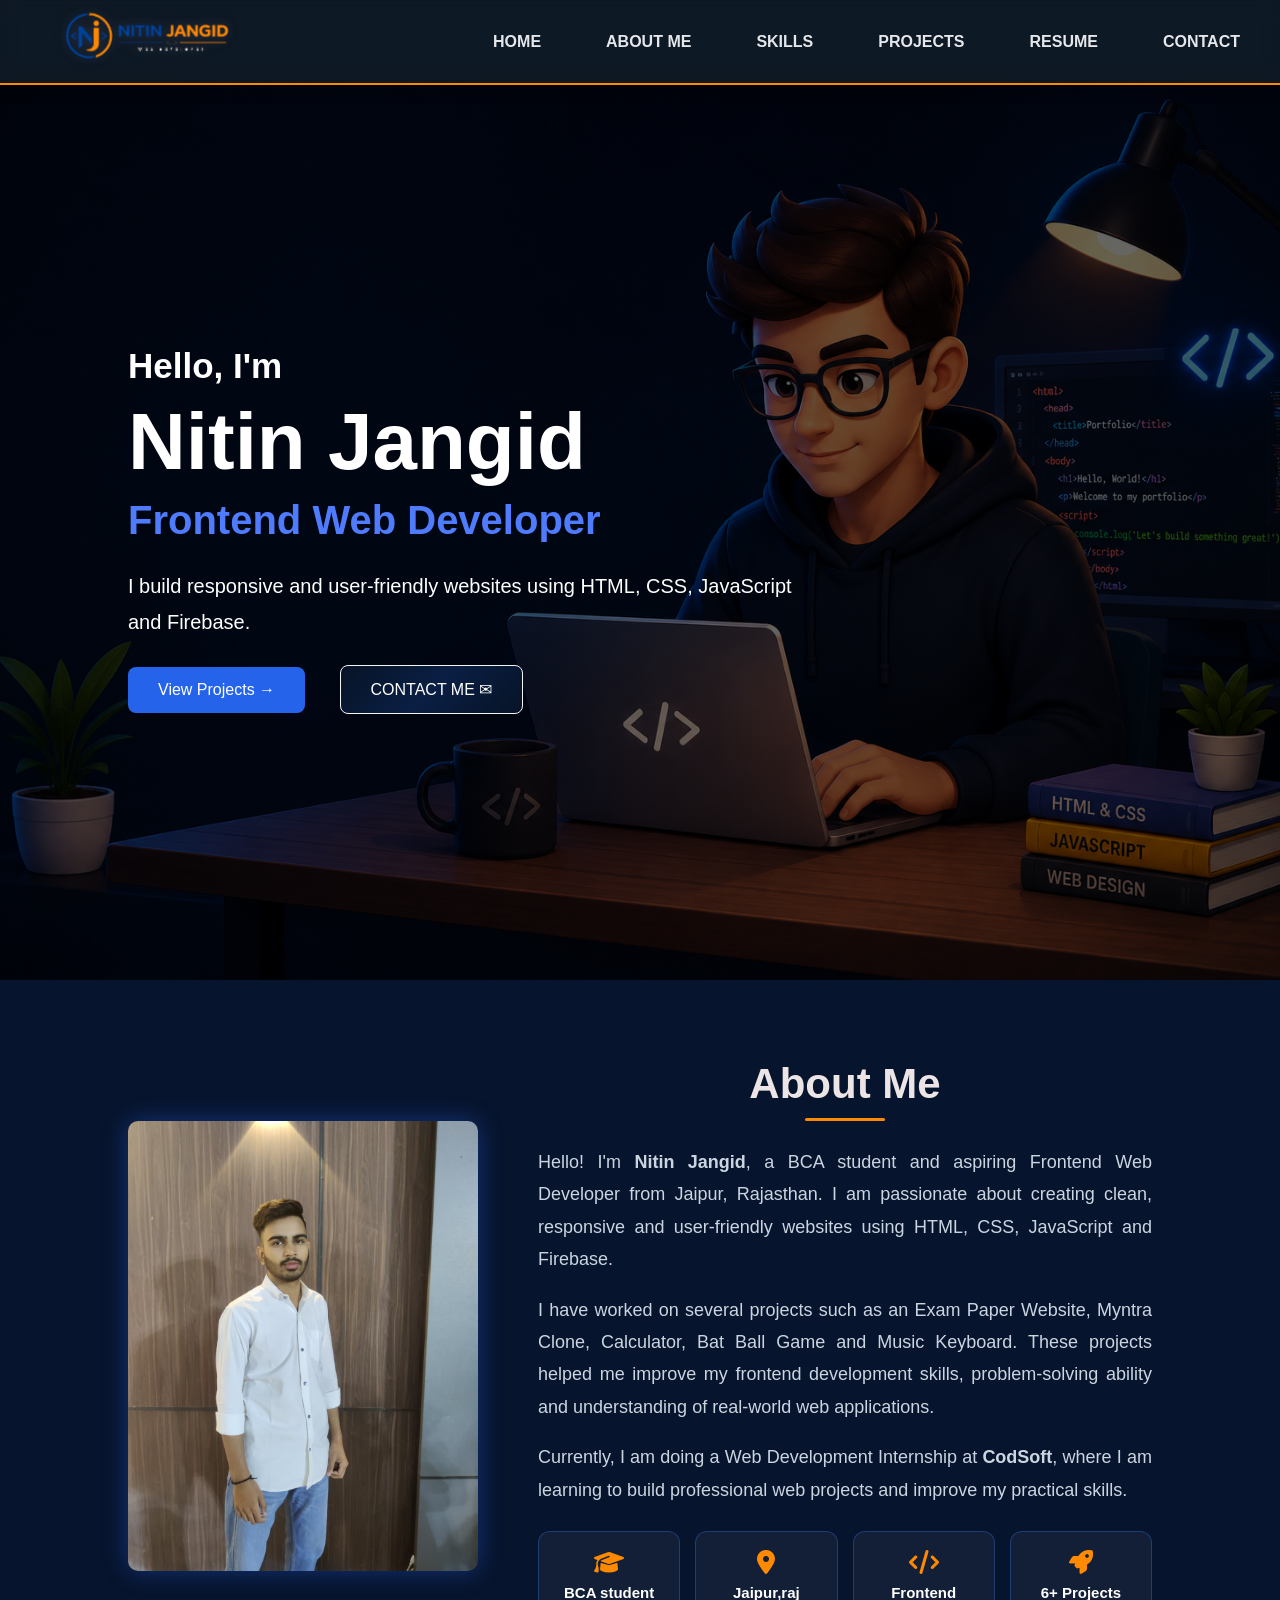
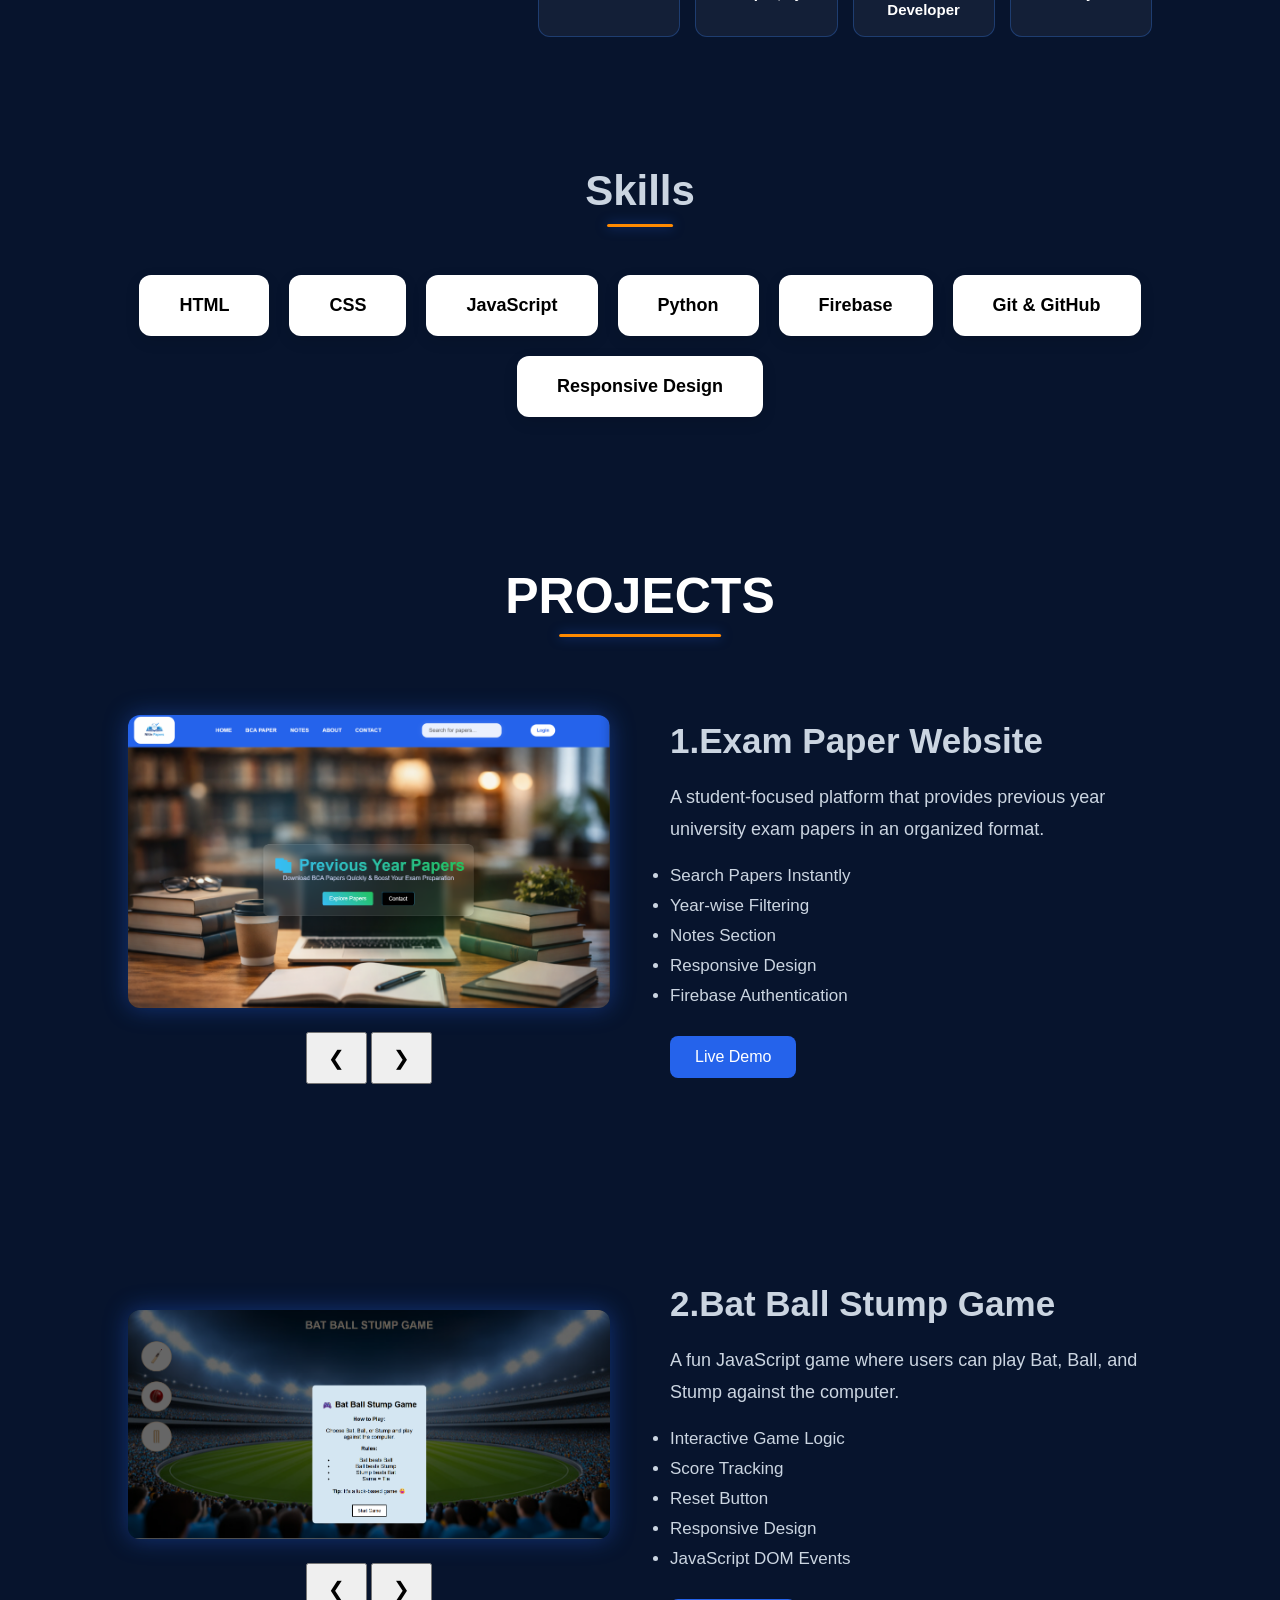
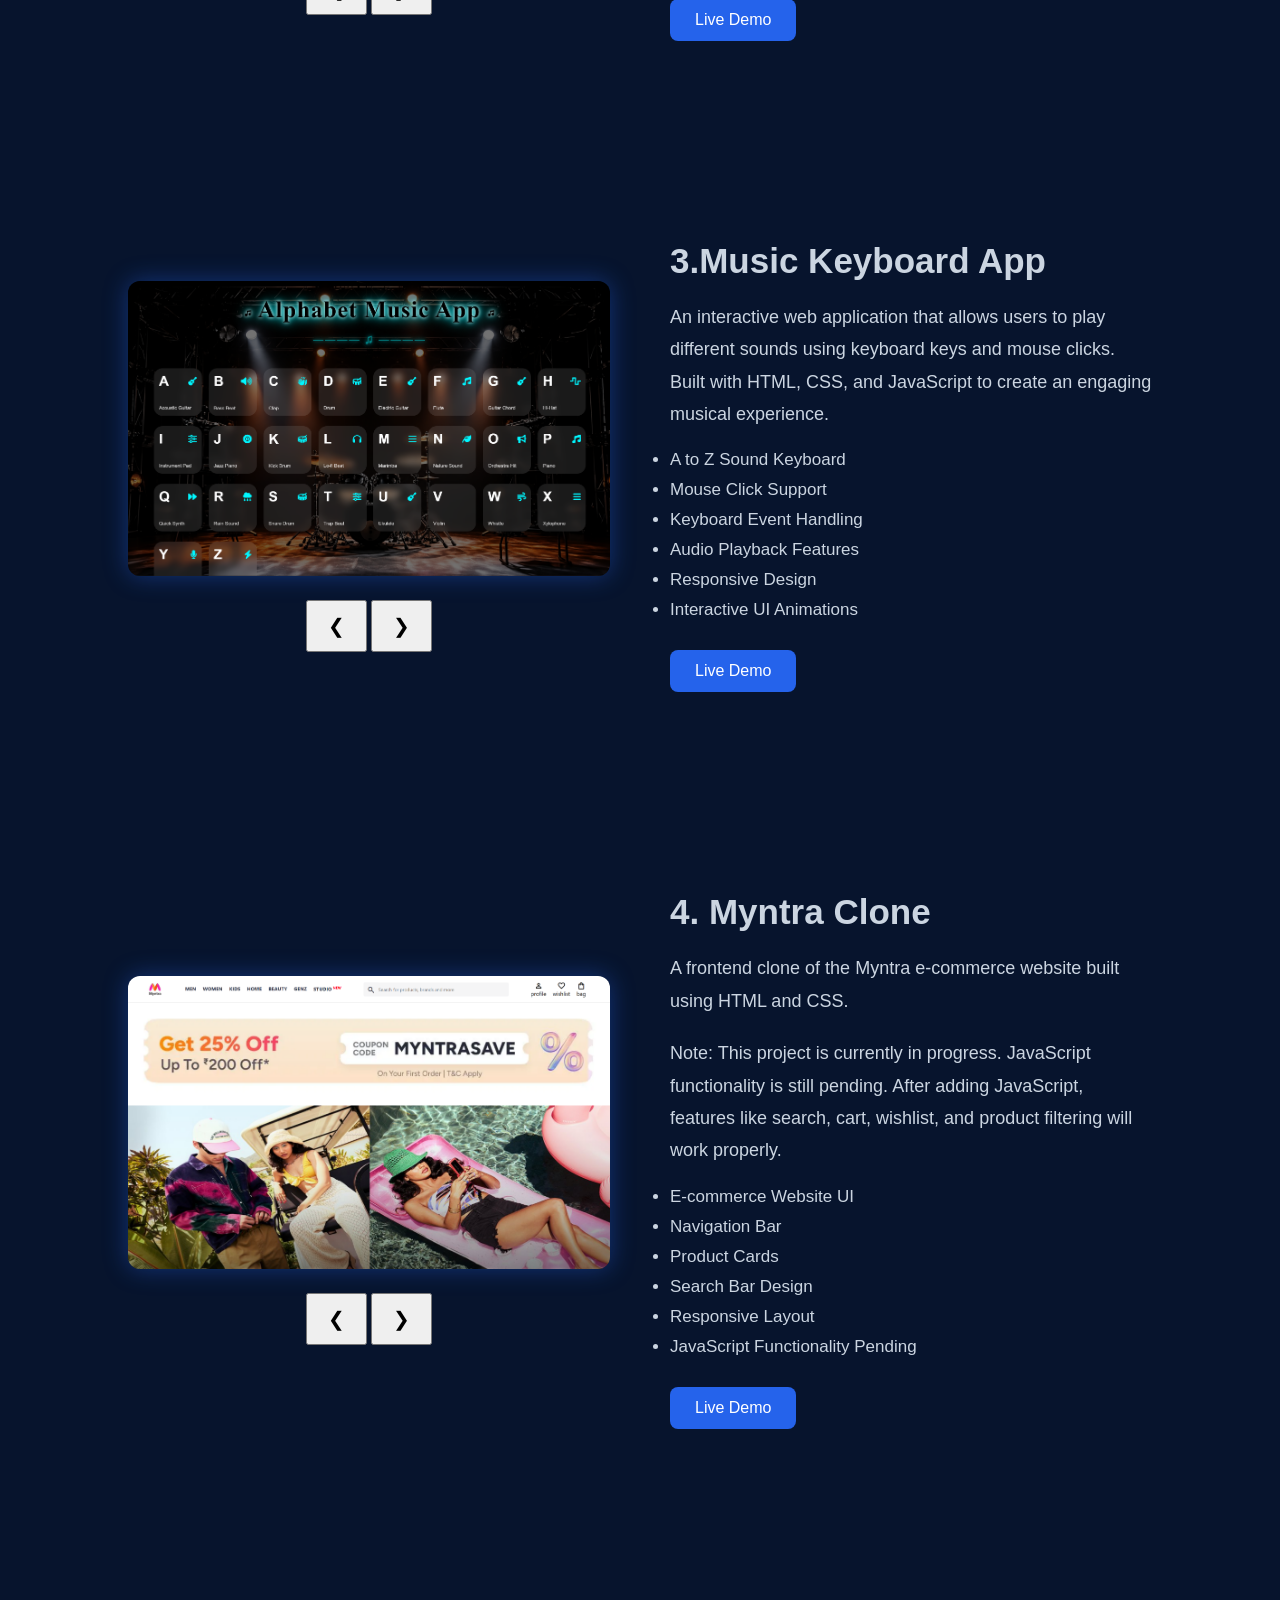
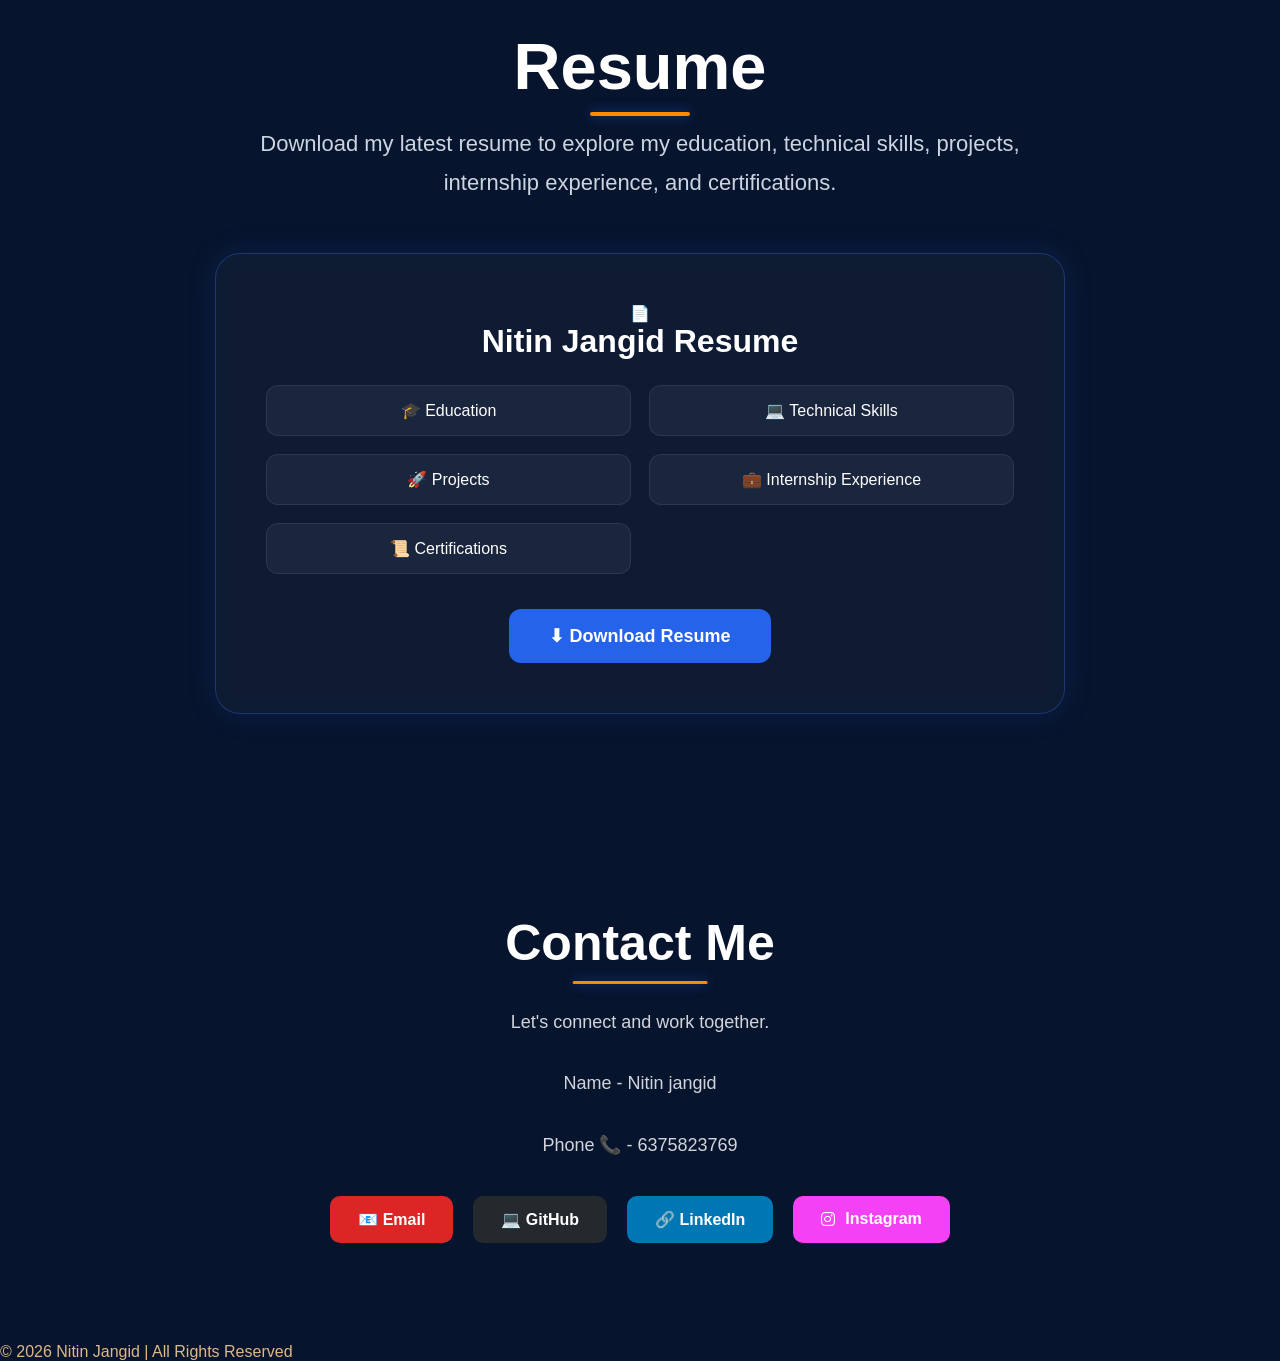
<file: Task-1-Portfolio/index.html>
<!DOCTYPE html>
<html lang="en">
<head>
    <title> PROTFOLIO WEB SITE  </title>
    <link rel="stylesheet" href="index.css">
    <link rel="stylesheet"
href="https://cdnjs.cloudflare.com/ajax/libs/font-awesome/6.5.1/css/all.min.css">
<link rel="stylesheet" href="https://cdnjs.cloudflare.com/ajax/libs/font-awesome/6.5.0/css/all.min.css">
    </head>
  <body>
    <header>
      <nav class="nav_bar" >
        <div class="logo_box" >
          <img class="nitin_logo" src="logo.png" alt="Nitinlogo ">
          </div>
        <div class = "box_links">
        <a class="links" href="#home">HOME</a>
        <a class="links" href="#about">ABOUT ME</a>
         <a class="links" href="#skills">SKILLS</a>
         <a class="links" href="#project">PROJECTS</a>
          <a class="links" href="#resume">RESUME</a>
          <a class="links" href="#contact">CONTACT</a>
          </div>
      </nav>
          </header>
    <main>
  <section class="hero" id="home">

    <div class="overlay">
        <h3>Hello, I'm</h3>

        <h1>Nitin Jangid</h1>

        <h2>Frontend Web Developer</h2>

        <p>
            I build responsive and user-friendly websites
            using HTML, CSS, JavaScript and Firebase.
        </p>

        <a href="#projects" class="btn">View Projects →</a>
         <a class="contact_bt" href="#contact" class="btn">CONTACT ME ✉</a>
    </div>

</section>

   <section class="about-section" id="about">

    <div class="about_image">
        <img src="aboutimage.jpeg" alt="about">
    </div>

    <div class="about-content">

        <h2>About Me</h2>

        <p>
            Hello! I'm <strong>Nitin Jangid</strong>, a BCA student and aspiring Frontend Web Developer from Jaipur, Rajasthan. I am passionate about creating clean, responsive and user-friendly websites using HTML, CSS, JavaScript and Firebase.
        </p>

        <p>
            I have worked on several projects such as an Exam Paper Website, Myntra Clone, Calculator, Bat Ball Game and Music Keyboard. These projects helped me improve my frontend development skills, problem-solving ability and understanding of real-world web applications.
        </p>

        <p>
            Currently, I am doing a Web Development Internship at <strong>CodSoft</strong>, where I am learning to build professional web projects and improve my practical skills.
        </p>

        <!-- INFO CARDS -->

        <div class="about-info-cards">

            <div class="info-card">
                <i class="fa-solid fa-graduation-cap"></i>
                <h3>BCA student </h3>
                
            </div>

            <div class="info-card">
                <i class="fa-solid fa-location-dot"></i>
                <h3>Jaipur,raj</h3>
            </div>

            <div class="info-card">
                <i class="fa-solid fa-code"></i>
                <h3>Frontend Developer</h3>
            </div>

            <div class="info-card">
                <i class="fa-solid fa-rocket"></i>
                <h3>6+ Projects</h3>
            </div>

        </div>

    </div>

</section>
<section id="skills" class="skills-section">

    <h2 class="section-title">Skills</h2>

    <div class="skills-container">

        <div class="skill-card">HTML</div>
        <div class="skill-card">CSS</div>
        <div class="skill-card">JavaScript</div>
         <div class="skill-card">Python</div>
        <div class="skill-card">Firebase</div>
        <div class="skill-card">Git & GitHub</div>
        <div class="skill-card">Responsive Design</div>

    </div>

</section>
<div id="project">
<section class="project-section" id="projects">
    <div class="project-title">
    <h2 class="project-heading">PROJECTS</h2>
</div>
    <div class="project-container">
        <div class="slider">
            <img id="projectImage" src="img1.png" alt="Project">
            <div class="buttons">
                <button onclick="examSlider.prev()">❮</button>
                <button onclick="examSlider.next()">❯</button>
            </div>
        </div>
        <div class="project-content">
            <h3>1.Exam Paper Website</h3>
            <p>
                A student-focused platform that provides previous year
                university exam papers in an organized format.
            </p>
            <ul>
                <li>Search Papers Instantly</li>
                <li>Year-wise Filtering</li>
                <li>Notes Section</li>
                <li>Responsive Design</li>
                <li>Firebase Authentication</li>
            </ul>
            <a href="https://nitinjangid0.github.io/exam-paper/" target="_blank" class="project-btn">Live Demo</a>
        </div>
    </div>
</section>

<section class="project-section" id="projects">
        <div class="project-container">
        <div class="slider">
            <img id="gameImage" src="game1.png" alt="Project">
            <div class="buttons">
                <button onclick="gameSlider.prev()">❮</button>
                <button onclick="gameSlider.next()">❯</button>
            </div>
        </div>
        <div class="project-content">
            <h3>2.Bat Ball Stump Game</h3>
            <p>
                A fun JavaScript game where users can play Bat, Ball, and Stump
      against the computer.
            </p>
             <ul>
      <li>Interactive Game Logic</li>
      <li>Score Tracking</li>
      <li>Reset Button</li>
      <li>Responsive Design</li>
      <li>JavaScript DOM Events</li>
    </ul>   
            <a href="https://nitingame.netlify.app/" target="_blank" class="project-btn">Live Demo</a>
        </div>
    </div>
    
</section>

<section class="project-section" id="projects">
        <div class="project-container">
        <div class="slider">
            <img id="musicImage" src="music1.png" alt="Project">
            <div class="buttons">
                <button onclick="musicSlider.prev()">❮</button>
                <button onclick="musicSlider.next()">❯</button>
            </div>
        </div>
        <div class="project-content">
            <h3>3.Music Keyboard App</h3>
            <p>
                An interactive web application that allows users to play different sounds using keyboard keys and mouse clicks. Built with HTML, CSS, and JavaScript to create an engaging musical experience.
            </p>
         <ul>
        <li>A to Z Sound Keyboard</li>
        <li>Mouse Click Support</li>
        <li>Keyboard Event Handling</li>
        <li>Audio Playback Features</li>
        <li>Responsive Design</li>
        <li>Interactive UI Animations</li>
    </ul>
            <a href="https://musicapp32.netlify.app/" target="_blank" class="project-btn">Live Demo</a>
        </div>
    </div>
    
</section>
<section class="project-section" id="projects">
        <div class="project-container">
        <div class="slider">
            <img id="myntraImage" src="my1.png" alt="Project">
            <div class="buttons">
                <button onclick="myntraSlider.prev()">❮</button>
                <button onclick="myntraSlider.next()">❯</button>
            </div>
        </div>
        <div class="project-content">

    <h3>4. Myntra Clone</h3>

    <p>
        A frontend clone of the Myntra e-commerce website built using HTML and CSS. 
   </p>
    <p>
        Note: This project is currently in progress. JavaScript functionality is still pending. 
        After adding JavaScript, features like search, cart, wishlist, and product filtering 
        will work properly.
    </p>

    <ul>
        <li>E-commerce Website UI</li>
        <li>Navigation Bar</li>
        <li>Product Cards</li>
        <li>Search Bar Design</li>
        <li>Responsive Layout</li>
        <li>JavaScript Functionality Pending</li>
    </ul>

    <a href="https://myt12.netlify.app/" target="_blank" class="project-btn">Live Demo</a>

</div>
    </div>
    
</section>
</div>
<section id="resume" class="resume-section">

    <h2>Resume</h2>

    <p class="resume-text">
        Download my latest resume to explore my education,
        technical skills, projects, internship experience,
        and certifications.
    </p>

    <div class="resume-card">

        <div class="resume-icon">
            📄
        </div>

        <h3>Nitin Jangid Resume</h3>

        <div class="resume-features">

            <div>🎓 Education</div>
            <div>💻 Technical Skills</div>
            <div>🚀 Projects</div>
            <div>💼 Internship Experience</div>
            <div>📜 Certifications</div>

        </div>

        <a href="NITIN RESUME1.pdf"
           download
           class="resume-btn">
           ⬇ Download Resume
        </a>

    </div>

</section>
<section id="contact" class="contact-section">

    <h2>Contact Me</h2>

    <p>Let's connect and work together.</p>
    <p>Name - Nitin jangid</p>
    <p>Phone 📞 - 6375823769</p>

    <div class="contact-links">

        <a href="mailto:nitinjangid7878@gmail.com">
            📧 Email
        </a>

        <a href="https://github.com/nitinjangid0" target="_blank">
            💻 GitHub
        </a>

        <a href="https://www.linkedin.com/in/nitin-jangid-319993376" target="_blank">
            🔗 LinkedIn
        </a>
        <a href="https://instagram.com/yourusername"
   target="_blank"
   class="insta-btn">

   <i class="fa-brands fa-instagram"></i>
   Instagram

</a>
    </div>

</section>
<footer class="footer">
    <p>© 2026 Nitin Jangid | All Rights Reserved</p>
</footer>



      <script>
    function createSlider(images, imageId) {

    let current = 0;

    return {
        next() {
            current = (current + 1) % images.length;
            document.getElementById(imageId).src = images[current];
        },

        prev() {
            current = (current - 1 + images.length) % images.length;
            document.getElementById(imageId).src = images[current];
        }
    };
}

const examSlider = createSlider(
    ["img1.png","img2.png","img3.png"],
    "projectImage"
);

const gameSlider = createSlider(
    ["game1.png","game2.png","game3.png"],
    "gameImage"
);
const musicSlider = createSlider(
    ["music1.png","music2.png",],
    "musicImage"
);
const myntraSlider = createSlider(
    ["my1.png","my2.png","my3.png","my4.png"],
    "myntraImage"
);
// Auto Slider
setInterval(() => {
    examSlider.next();
}, 3000);

setInterval(() => {
    gameSlider.next();
}, 3000);

setInterval(() => {
    musicSlider.next();
}, 3000);
setInterval(() => {
    myntraSlider.next();
}, 3000);
</script>
  </body>
</html>
</file>
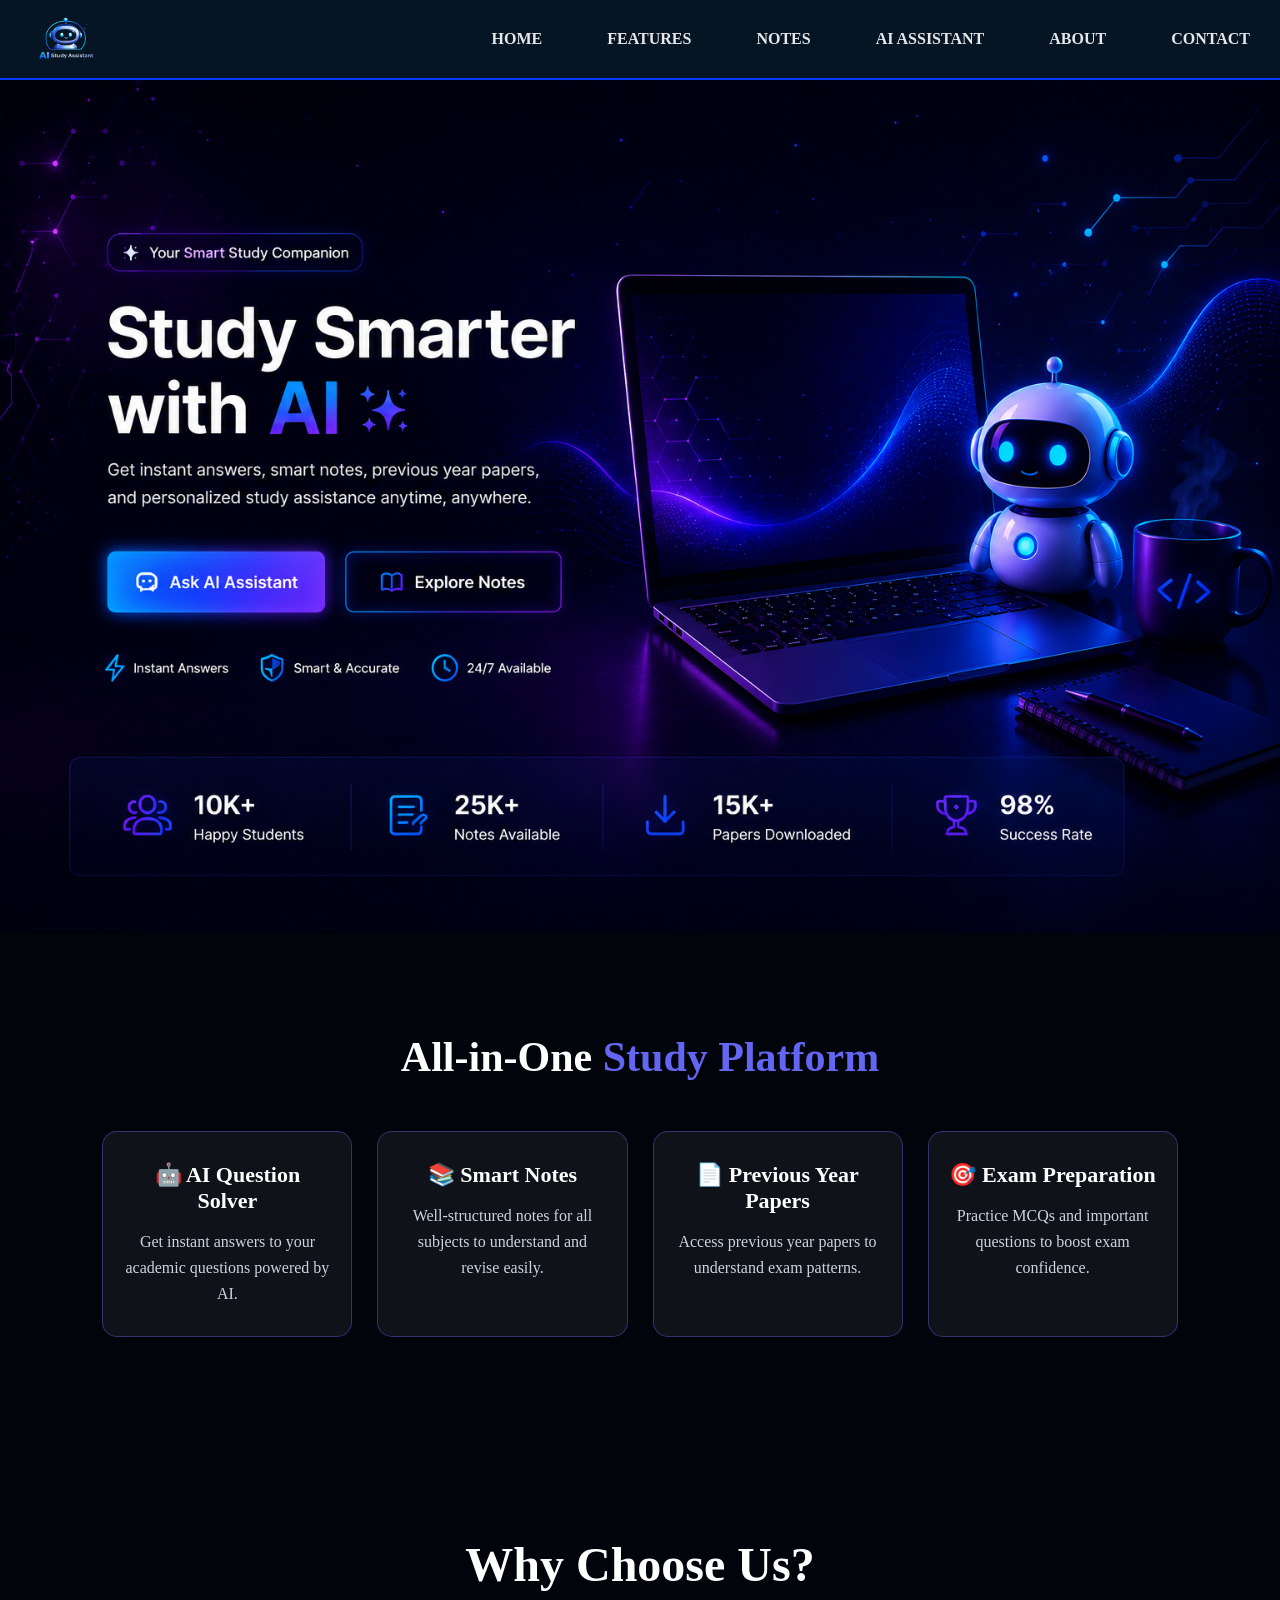
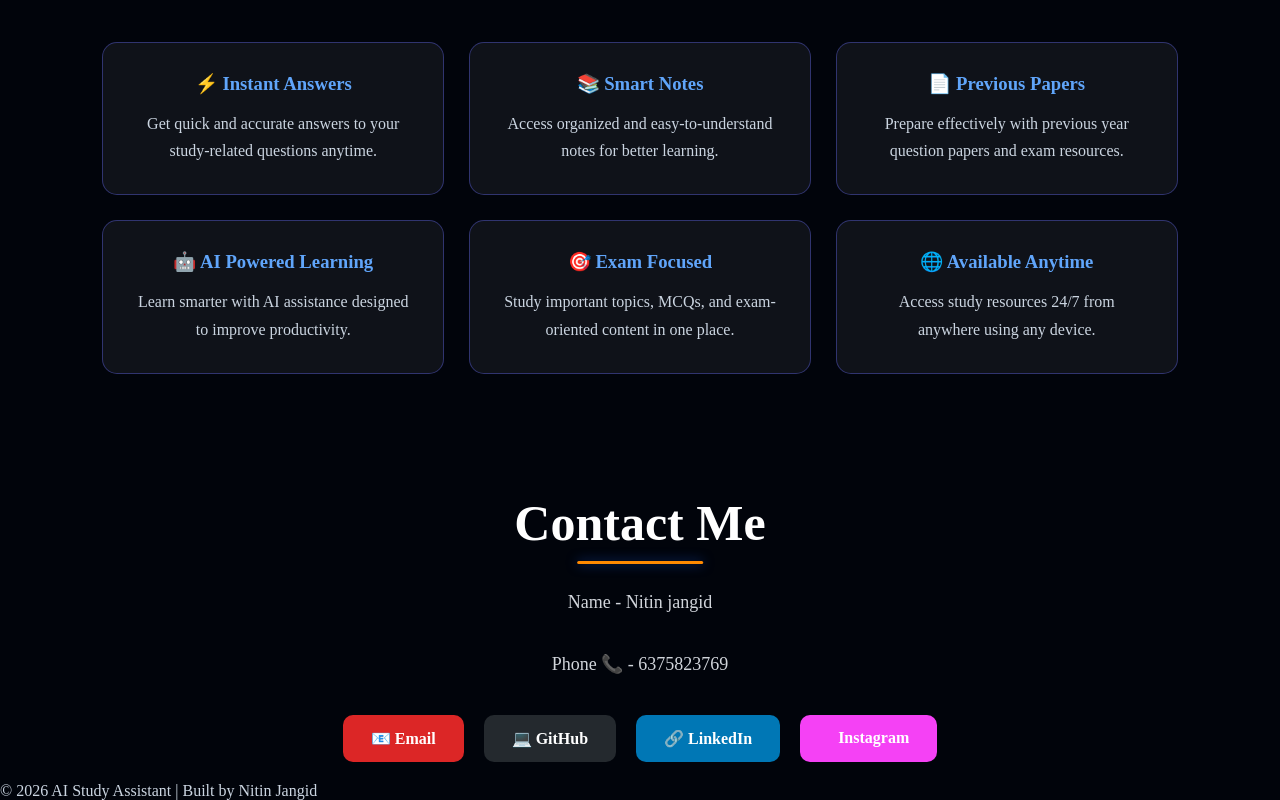
<file: Task-2-Landing-Page/index.html>
<!DOCTYPE html>
<html lang="en">
<head>
    <title> LANDING WEB-PAGE SITE  </title>
    <link rel="stylesheet" href="index.css">
    
    </head>
  <body>
    <header>
      <nav class="nav_bar" >
        <div class="logo_box" >
          <img class="ai_logo" src="ailogo.png" alt="Nitinlogo ">
          </div>
        <div class = "box_links">
        <a class="links" href="#home">HOME</a>
        <a class="links" href="#features">FEATURES</a>
         <a class="links" href="#">NOTES</a>
         <a class="links" href="#">AI ASSISTANT</a>
          <a class="links" href="#about">ABOUT</a>
          <a class="links" href="#contact">CONTACT</a>
          </div>
      </nav>
          </header class= "hero-section " >
    <main>
      <section>
     <img class="bg-image" src="bgimage.png" alt="main-iamge ">
      </section>

      <section class="platform-section" id="features">

  <h2>All-in-One <span>Study Platform</span></h2>

  <div class="platform-container">

    <div class="platform-card">
      <h3>🤖 AI Question Solver</h3>
      <p>Get instant answers to your academic questions powered by AI.</p>
    </div>

    <div class="platform-card">
      <h3>📚 Smart Notes</h3>
      <p>Well-structured notes for all subjects to understand and revise easily.</p>
    </div>

    <div class="platform-card">
      <h3>📄 Previous Year Papers</h3>
      <p>Access previous year papers to understand exam patterns.</p>
    </div>

    <div class="platform-card">
      <h3>🎯 Exam Preparation</h3>
      <p>Practice MCQs and important questions to boost exam confidence.</p>
    </div>

  </div>

</section>

<section class="why-us" id="about" >

    <h2>Why Choose Us?</h2>

    <div class="why-container">

        <div class="why-card">
            <h3>⚡ Instant Answers</h3>
            <p>Get quick and accurate answers to your study-related questions anytime.</p>
        </div>

        <div class="why-card">
            <h3>📚 Smart Notes</h3>
            <p>Access organized and easy-to-understand notes for better learning.</p>
        </div>

        <div class="why-card">
            <h3>📄 Previous Papers</h3>
            <p>Prepare effectively with previous year question papers and exam resources.</p>
        </div>

        <div class="why-card">
            <h3>🤖 AI Powered Learning</h3>
            <p>Learn smarter with AI assistance designed to improve productivity.</p>
        </div>

        <div class="why-card">
            <h3>🎯 Exam Focused</h3>
            <p>Study important topics, MCQs, and exam-oriented content in one place.</p>
        </div>

        <div class="why-card">
            <h3>🌐 Available Anytime</h3>
            <p>Access study resources 24/7 from anywhere using any device.</p>
        </div>

    </div>

</section>
  
<section id="contact" class="contact-section">

    <h2>Contact Me</h2>

    <p>Name - Nitin jangid</p>
    <p>Phone 📞 - 6375823769</p>

    <div class="contact-links">

        <a href="mailto:nitinjangid7878@gmail.com">
            📧 Email
        </a>

        <a href="https://github.com/nitinjangid0" target="_blank">
            💻 GitHub
        </a>

        <a href="https://www.linkedin.com/in/nitin-jangid-319993376" target="_blank">
            🔗 LinkedIn
        </a>
        <a href="https://instagram.com/yourusername"
   target="_blank"
   class="insta-btn">

   <i class="fa-brands fa-instagram"></i>
   Instagram

</a>
    </div>

</section>
<footer class="footer">
    <p>© 2026 AI Study Assistant | Built by Nitin Jangid</p>
</footer>



  </body>
</html>
</file>
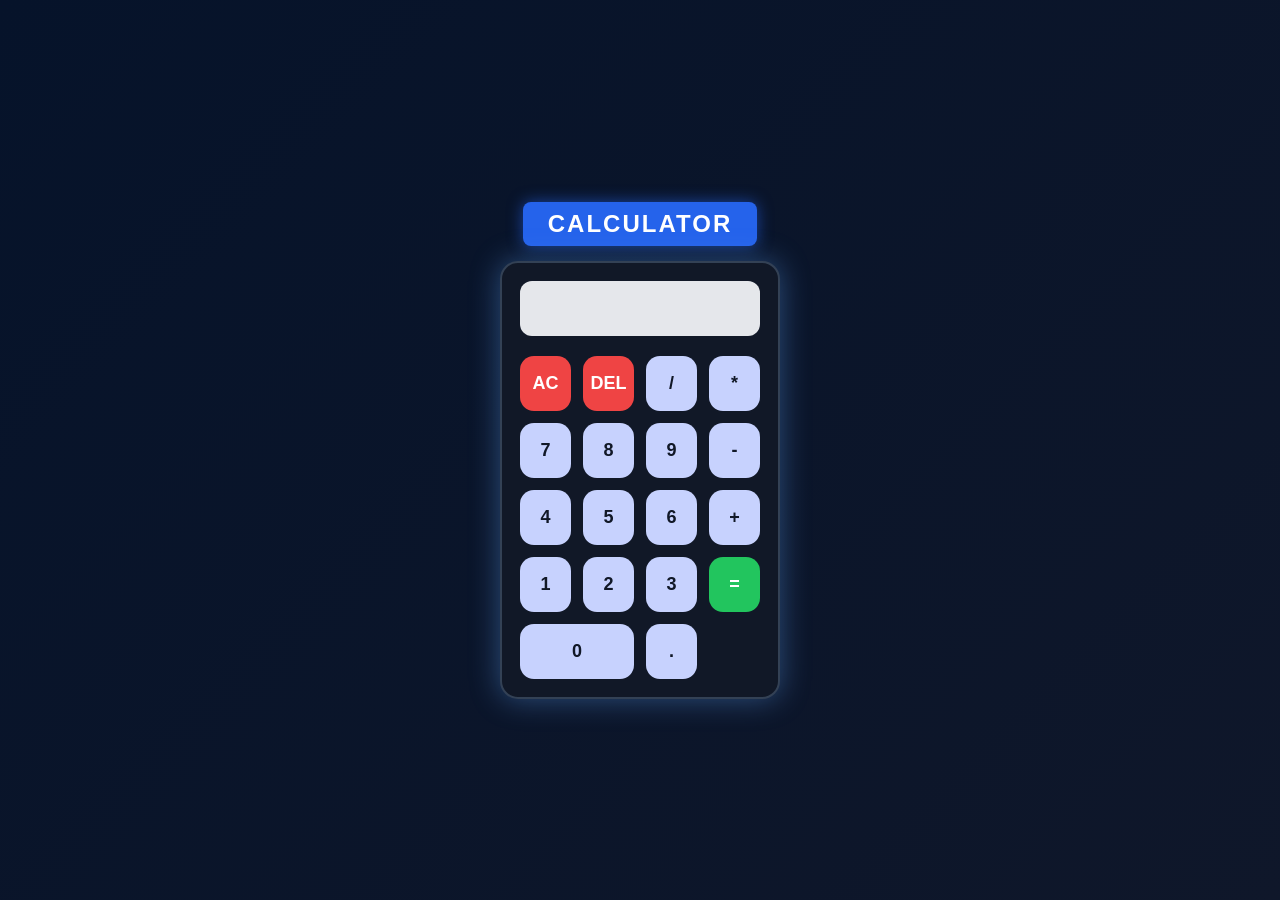
<file: Task-3-Calculator/index.html>
<DOCTYPE HTML>
  <lang='en'  html>
  <head>
    <title>
       NITIN CALCULATOR
      <link rel="stylesheet" href="index.css">
    </title>
     <link rel="stylesheet" href="index.css">
  </head>
  <body>
       <main class="main" >
       <header class="top-header">CALCULATOR</header>
  <div id="calculator">
   <input type="text" id="display" readonly>
   <div class="button-container">

    <button class="button special"
    onclick="currentDisplay=''; document.querySelector('#display').value=currentDisplay;">
    AC
    </button>

    <button class="button special"
    onclick="currentDisplay=currentDisplay.slice(0,-1);
    document.querySelector('#display').value=currentDisplay;">
    DEL
    </button>

    <button class="button"
    onclick="currentDisplay+='/' ;
    document.querySelector('#display').value=currentDisplay;">
    /
    </button>

    <button class="button"
    onclick="currentDisplay+='*' ;
    document.querySelector('#display').value=currentDisplay;">
    *
    </button>

    <button class="button" onclick="currentDisplay+='7'; document.querySelector('#display').value=currentDisplay;">7</button>
    <button class="button" onclick="currentDisplay+='8'; document.querySelector('#display').value=currentDisplay;">8</button>
    <button class="button" onclick="currentDisplay+='9'; document.querySelector('#display').value=currentDisplay;">9</button>
    <button class="button" onclick="currentDisplay+='-'; document.querySelector('#display').value=currentDisplay;">-</button>

    <button class="button" onclick="currentDisplay+='4'; document.querySelector('#display').value=currentDisplay;">4</button>
    <button class="button" onclick="currentDisplay+='5'; document.querySelector('#display').value=currentDisplay;">5</button>
    <button class="button" onclick="currentDisplay+='6'; document.querySelector('#display').value=currentDisplay;">6</button>
    <button class="button" onclick="currentDisplay+='+'; document.querySelector('#display').value=currentDisplay;">+</button>

    <button class="button" onclick="currentDisplay+='1'; document.querySelector('#display').value=currentDisplay;">1</button>
    <button class="button" onclick="currentDisplay+='2'; document.querySelector('#display').value=currentDisplay;">2</button>
    <button class="button" onclick="currentDisplay+='3'; document.querySelector('#display').value=currentDisplay;">3</button>

    <button class="button" id="equal"
    onclick="currentDisplay=eval(currentDisplay);
    document.querySelector('#display').value=currentDisplay;">
    =
    </button>

    <button class="button"
    style="grid-column: span 2;"
    onclick="currentDisplay+='0';
    document.querySelector('#display').value=currentDisplay;">
    0
    </button>

    <button class="button"
    onclick="currentDisplay+='.';
    document.querySelector('#display').value=currentDisplay;">
    .
    </button>

</div>
  </div>
    </main>
    <script>
      let currentDisplay = '';
      document.querySelector('#display').value =currentDisplay ;
      //chatgpt
      document.addEventListener("keydown", function(event) {
   console.log(event.key);
});
// main code 
let display = document.getElementById("display");

document.addEventListener("keydown", function(event) {

    let key = event.key;

    // Numbers
    if (!isNaN(key)) {
        currentDisplay += key;
        display.value = currentDisplay;
    }

    // Operators
    if (key === "+" || key === "-" || key === "*" || key === "/") {
        currentDisplay += key;
        display.value = currentDisplay;
    }

    // Decimal
    if (key === ".") {
        currentDisplay += ".";
        display.value = currentDisplay;
    }

    // Enter
    if (key === "Enter") {
        currentDisplay = eval(currentDisplay).toString();
        display.value = currentDisplay;
    }

    // Backspace = DEL
    if (key === "Backspace") {
        currentDisplay = currentDisplay.slice(0, -1);
        display.value = currentDisplay;
    }

    // Escape = AC
    if (key === "Escape") {
        currentDisplay = "";
        display.value = currentDisplay;
    }

});

    </script>
  </body>
  </html>
</file>
<file: Task-1-Portfolio/index.css>
* {
  margin: 0;
  padding: 0;
  box-sizing: border-box;
  font-family: Arial, sans-serif;
}
html{
    scroll-behavior: smooth;
}
main{
    margin-top: 80px;
}
body{
     background: #07142d;
    margin: 0;
    padding: 0;
    font-family: 'Poppins', sans-serif;
}
.nav_bar{
  height: 85px;
  width: 100%;
  padding: 0 40px;
  display: flex;
  align-items: center;
  background: rgba(15,26,36,0.90);
  backdrop-filter: blur(10px);
  position: fixed;
  top: 0;
  left: 0;
  z-index: 1000;
  box-sizing: border-box;
justify-content: space-between;
  border-bottom: 2px solid #ff8a00;
  box-shadow: 0 2px 15px rgba(0,0,0,0.3);
}

.logo_box{
  display: flex;
  align-items: center;
  height: 100%;
  width: 260px;
}

.nitin_logo{
  height: 156px;
  width: auto;
  object-fit: contain;
transform: scale(1.05);

  filter:
    drop-shadow(0 0 4px rgba(0,102,255,0.2))
    drop-shadow(0 0 6px rgba(255,138,0,0.15));
}
.nitin_logo:hover{
    transform: scale(1.05);
    filter: drop-shadow(0 0 15px rgba(255, 138, 0, 0.7));
}

.box_links{
  display: flex;
  align-items: center;
  gap: 65px;
}

.links{
  text-decoration: none;
  color: #E5E7EB;
  font-size: 16px;
  font-weight: 700;
  transition: 0.3s;
}
.links:hover{
  color: #ff8a00;
}


.hero{
    min-height: 100vh;

    background-image:
    linear-gradient(
    rgba(0,0,0,0.6),
    rgba(0,0,0,0.6)),
    url("bgimage.png");

    background-size: cover;
    background-position: center;
    background-repeat: no-repeat;

    display: flex;
    align-items: center;

    padding-left: 10%;
}

.overlay{
    max-width: 700px;
    color: white;
}

.overlay h3{
    font-size: 35px;
}

.overlay h1{
    font-size: 80px;
    margin: 10px 0;
}

.overlay h2{
    font-size: 40px;
    color: #4f7cff;
}

.overlay p{
    font-size: 20px;
    line-height: 1.8;
    margin: 25px 0;
}

.btn{
    display: inline-block;
    padding: 14px 30px;
    background: #2563eb;
    color: white;
    text-decoration: none;
    border-radius: 8px;
}
.contact_bt{
  margin-left: 30px;
   display: inline-block;
    padding: 14px 30px;
    background: linear-gradient(
        135deg,
        #071326,
        #0a1f44,
        #071326
    );
    color: white;
    border: 1px solid whitesmoke;
    text-decoration: none;
    border-radius: 8px;
}

/* about part  */
.about-section{
  display: flex;
  align-items: center;
  gap: 60px;
  padding: 80px 10%;
       color: white;
}
.about_image img{
    border-radius: 12px;
    box-shadow: 0 0 25px rgba(37,99,235,0.4);
}

.about-image img,
.about_image img{
  width: 350px;
  height: 450px;
  object-fit: cover;
  border-radius: 10px;
}

.about-content{
  max-width: 700px;
}

.about-content h2{
  font-size: 42px;
  margin-bottom: 25px;
  color: #ede5e5;
 
}
.about-content h2{
    text-align: center;
    display: block;
}

.about-content h2::after{
    content: "";
    display: block;
    width: 80px;
    height: 3px;
    background: #ff8a00;
    margin: 10px auto 0;
    border-radius: 10px;
    
}
.about-content p{
  font-size: 18px;
  line-height: 1.8;
  margin-bottom: 18px;
    color: #cbd5e1;
  text-align: justify;
}
.about-info-cards{
    display: grid;
    grid-template-columns: repeat(4,1fr);
    gap: 15px;
    margin-top: 25px;
}

.info-card{
    background: rgba(255,255,255,0.05);
    border: 1px solid rgba(59,130,246,0.3);
    border-radius: 12px;
    padding: 18px;
    text-align: center;
    transition: 0.3s ease;
}

.info-card i{
    font-size: 24px;
    color: #ff8a00;
    margin-bottom: 10px;
}

.info-card h3{
    color: white;
    font-size: 15px;
}

.info-card:hover{
    transform: translateY(-5px);
    box-shadow: 0 0 15px rgba(59,130,246,0.25);
}

/* skills */
.skills-section{
    padding: 50px 10%;
   
    text-align: center;
}

.section-title{
    font-size: 42px;
    margin-bottom: 50px;
    color: #cbd5e1;
     position: relative;
    display: inline-block;
    margin-bottom: 60px;
}
.section-title::after{
    content: "";
    position: absolute;
    left: 50%;
    bottom: -12px;
    transform: translateX(-50%);
    width: 60%;
    height: 3px;
    background: #ff8a00;
    border-radius: 10px;
    box-shadow: 0 0 12px rgba(37,99,235,0.6);
}

.skills-container{
    display: flex;
    flex-wrap: wrap;
    justify-content: center;
    gap: 20px;

}

.skill-card{
    background: white;
    padding: 20px 40px;
    border-radius: 12px;
    font-size: 18px;
    font-weight: 600;
    box-shadow: 0 5px 15px rgba(0,0,0,0.1);
    transition: 0.3s;
}

.skill-card:hover{
    transform: translateY(-5px);
}
/* project */
.project-section{
    padding: 100px 10%;
   
}
.project-title{
    text-align: center;
    padding-bottom: 50px;
}

.project-heading{
    font-size: 50px;
    color: white;
    position: relative;
    display: inline-block;
    margin-bottom: 40px;
   
}

.project-heading::after{
    content: "";
    position: absolute;
    left: 50%;
    bottom: -12px;
    transform: translateX(-50%);
    width: 60%;
    height: 3px;
    background: #ff8a00;
    border-radius: 10px;
    box-shadow: 0 0 12px rgba(37,99,235,0.6);
}


.project-container{
    display: flex;
    align-items: center;
    gap: 60px;
}

.slider{
    flex: 1;
}

.slider img{
    width: 100%;
    max-width: 700px;
    border-radius: 15px;
    box-shadow: 0 5px 20px rgba(0,0,0,0.2);
}
.slider img{
    border-radius: 12px;
    box-shadow: 0 0 25px rgba(37,99,235,0.4);
}

.buttons{
    margin-top: 20px;
    text-align: center;
}

.buttons button{
    padding: 12px 20px;
    font-size: 20px;
    cursor: pointer;
}

.project-content{
    flex: 1;
}

.project-content h3{
    font-size: 35px;
    margin-bottom: 20px;
    color: #cbd5e1;
}

.project-content p{
    font-size: 18px;
    line-height: 1.8;
    margin-bottom: 20px;
    color: #cbd5e1;
}

.project-content li{
    margin-bottom: 10px;
    font-size: 17px;
    color: #cbd5e1;
}

.project-btn{
    display: inline-block;
    margin-top: 20px;
    padding: 12px 25px;
    background: #2563eb;
    color: white;
    text-decoration: none;
    border-radius: 8px;
}
.project-btn:hover{
    transform: translateY(-4px);
    transition: 0.3s;
}
/* resume */
.resume-section{
    padding: 100px 10%;
    text-align: center;
   
}

.resume-section h2{
    font-size: 50px;
    font-weight: 700;
    color: #fff;
    margin-bottom: 20px;
}

.resume-section p{
    font-size: 22px;
    color: #cbd5e1;
    max-width: 800px;
    margin: 0 auto 50px;
    line-height: 1.8;
}

/* Resume Card */
.resume-card{
    max-width: 850px;
    margin: 0 auto;
    padding: 50px;
    border-radius: 25px;
    background: rgba(255,255,255,0.03);
    border: 1px solid rgba(59,130,246,0.3);
    backdrop-filter: blur(10px);
    box-shadow: 0 0 30px rgba(37,99,235,0.15);
}

.resume-card h3{
    color: #fff;
    font-size: 32px;
    margin-bottom: 25px;
}
.resume-section h2{
    font-size: 65px;
    font-weight: 700;
    color: #fff;
    margin-bottom: 20px;
    position: relative;
    display: inline-block;
}
.resume-section h2::after{
    content: "";
    position: absolute;
    left: 50%;
    bottom: -12px;
    transform: translateX(-50%);
    width: 100px;
    height: 4px;
    background: #ff8a00;
    border-radius: 10px;
    box-shadow: 0 0 12px rgba(37,99,235,0.6);
}

.resume-features{
    display: grid;
    grid-template-columns: repeat(2,1fr);
    gap: 18px;
    margin-bottom: 35px;
}

.resume-features div{
    padding: 15px;
    border-radius: 12px;
    color: #fff;
    background: rgba(255,255,255,0.05);
    border: 1px solid rgba(255,255,255,0.08);
}

.resume-btn{
    display: inline-block;
    padding: 16px 40px;
    background: #2563eb;
    color: white;
    text-decoration: none;
    border-radius: 12px;
    font-weight: 600;
    font-size: 18px;
    transition: 0.3s;
}

.resume-btn:hover{
    transform: translateY(-4px);
    background: #1d4ed8;
    box-shadow: 0 0 20px rgba(37,99,235,0.5);
}
/* contact */
.contact-section{
    padding: 100px 10%;
    text-align: center;
        color: white;
}

.contact-section h2{
    font-size: 50px;
    margin-bottom: 40px;
    position: relative;
    display: inline-block;
    
}
.contact-section h2::after{
    content: "";
    position: absolute;
    left: 50%;
    bottom: -12px;
    transform: translateX(-50%);
    width: 50%;
    height: 3px;
    background:#ff8a00;
    border-radius: 10px;
    box-shadow: 0 0 12px rgba(37,99,235,0.6);
}

.contact-section p{
    font-size: 18px;
    color: #d1d5db;
    margin-bottom: 40px;
}

.contact-links{
    display: flex;
    justify-content: center;
    gap: 20px;
    flex-wrap: wrap;
}

.contact-links a{
    text-decoration: none;
    color: white;
    padding: 14px 28px;
    border-radius: 10px;
    font-weight: 600;
    transition: 0.3s;
}

/* Email Button */
.contact-links a:nth-child(1){
    background: #dc2626;
}

/* GitHub Button */
.contact-links a:nth-child(2){
    background: #24292e;
}

/* LinkedIn Button */
.contact-links a:nth-child(3){
    background: #0077b5;
}
/* instagram Button */
.contact-links a:nth-child(4){
    background: #f541f5;
}

.contact-links a:hover{
    transform: translateY(-5px);
    opacity: 0.9;
}
.insta-btn{
    display: inline-flex;
    align-items: center;
    gap: 10px;

    padding: 14px 28px;

    background: #E1306C;
    color: white;

    text-decoration: none;
    border-radius: 10px;

    font-weight: 600;
}

.insta-btn:hover{
    transform: translateY(-4px);
    transition: 0.3s;
}
.footer{
    color: burlywood;
}
/* ===== RESPONSIVE CSS ===== */

@media (max-width: 992px){

  .nav_bar{
    height: auto;
    padding: 12px 20px;
    flex-direction: row;
    gap: 10px;
  }

  .nitin_logo{
    height: 100px;
  }

  .box_links{
    flex-wrap: wrap;
    justify-content: center;
    gap: 22px;
  }

  .links{
    font-size: 14px;
  }

  .hero{
    background-position: center;
  }

  .overlay{
    padding: 150px 30px 80px;
    text-align: center;
  }

  .overlay h1{
    font-size: 48px;
  }

  .overlay h2{
    font-size: 30px;
  }

  .about-section{
    flex-direction: column;
    text-align: center;
    padding: 80px 30px;
  }

  .about_image img{
    width: 320px;
  }

  .about-info-cards{
    grid-template-columns: repeat(2, 1fr);
  }

  .skills-container{
    grid-template-columns: repeat(2, 1fr);
  }

  .project-container{
    flex-direction: column;
    text-align: center;
  }

  .slider img{
    width: 100%;
  }

  .project-content{
    width: 100%;
  }

  .resume-features{
    grid-template-columns: repeat(2, 1fr);
  }
}

@media (max-width: 600px){

  .nav_bar{
    position: sticky;
    padding: 10px 15px;
  }

  .nitin_logo{
    height: 80px;
  }

  .box_links{
    gap: 14px;
  }

  .links{
    font-size: 12px;
  }

  .overlay h3{
    font-size: 24px;
  }

  .overlay h1{
    font-size: 38px;
  }

  .overlay h2{
    font-size: 24px;
  }

  .overlay p{
    font-size: 15px;
  }

  .btn,
  .contact_bt{
    display: block;
    width: 100%;
    margin: 12px 0;
    text-align: center;
  }

  .about-content h2,
  .section-title,
  .project-heading,
  .resume-section h2,
  .contact-section h2{
    font-size: 38px;
  }
  .project-content p {
    font-size: 25px;

  }
.project-content ul{
  font-size: 20px;
}
  .about_image img{
    width: 100%;
  }

  .about-info-cards,
  .skills-container,
  .resume-features{
    grid-template-columns: 1fr;
  }

  .project-container{
    padding: 20px;
  }

  .resume-card{
    padding: 25px 15px;
  }

  .resume-btn{
    width: 100%;
  }

  .contact-links{
    flex-direction: column;
    gap: 15px;
  }
}
</file>
<file: Task-2-Landing-Page/index.css>
*{
    margin: 0;
    padding: 0;
    box-sizing: border-box;
}

body{
  background-color: #01040b;
  margin: 0;
    padding: 0;
}
.nav_bar{
  height: 80px;
  width: 100%;
  text-decoration: none;
  text-align: center;
  display: flex;
  z-index: 1000;
  background: rgba(7, 24, 39, 0.9);
  backdrop-filter: blur(10px);
  justify-content: space-between;
   padding: 0px  30px 0px 0px;
   position: fixed;
   border-bottom: 2px solid #003cff;
 
}
.box_links{
  display: flex;
  align-items: center;
  gap: 65px;
}

.links{
  text-decoration: none;
  color: #E5E7EB;
  font-size: 16px;
  font-weight: 700;
  transition: 0.3s;
}
.logo_box{
  display: flex;
  align-items: center;
  height: 100%;
  width: 260px;
}

.ai_logo{
  height: 107px;
  width: auto;
  object-fit: contain;
  padding-top: 20px;

}
.bg-image{
  padding-top: 80px;
    display: flex;
  align-items: center;
  width: 100%;
  
}
.platform-section{
  padding: 100px 8%;
  color: white;
  text-align: center;
}

.platform-section h2{
  font-size: 42px;
  margin-bottom: 50px;
}

.platform-section h2 span{
  color: #6366f1;
}

.platform-container{
  display: grid;
  grid-template-columns: repeat(4, 1fr);
  gap: 25px;
}

.platform-card{
  background: rgba(255,255,255,0.06);
  border: 1px solid rgba(99,102,241,0.4);
  padding: 30px 20px;
  border-radius: 15px;
  transition: 0.3s;
}

.platform-card:hover{
  transform: translateY(-8px);
  box-shadow: 0 0 25px rgba(99,102,241,0.5);
}

.platform-card h3{
  font-size: 22px;
  margin-bottom: 15px;
}

.platform-card p{
  color: #cbd5e1;
  line-height: 1.6;
}

@media(max-width:768px){
  .platform-container{
    grid-template-columns: 1fr;
  }
}
.why-us{
    padding: 100px 8%;
        color: white;
    text-align: center;
}

.why-us h2{
    font-size: 48px;
    margin-bottom: 50px;
}

.why-container{
    display: grid;
    grid-template-columns: repeat(3,1fr);
    gap: 25px;
}

.why-card{
     background: rgba(255,255,255,0.06);
  border: 1px solid rgba(99,102,241,0.4);
    padding: 30px;
    border-radius: 15px;
   
}

.why-card h3{
    margin-bottom: 15px;
    color: #60a5fa;
}

.why-card p{
    color: #cbd5e1;
    line-height: 1.7;
}
.contact-section{
    padding: 20px 10%;
    text-align: center;
        color: white;
}

.contact-section h2{
    font-size: 50px;
    margin-bottom: 40px;
    position: relative;
    display: inline-block;
    
}
.contact-section h2::after{
    content: "";
    position: absolute;
    left: 50%;
    bottom: -12px;
    transform: translateX(-50%);
    width: 50%;
    height: 3px;
    background:#ff8a00;
    border-radius: 10px;
    box-shadow: 0 0 12px rgba(37,99,235,0.6);
}

.contact-section p{
    font-size: 18px;
    color: #d1d5db;
    margin-bottom: 40px;
}

.contact-links{
    display: flex;
    justify-content: center;
    gap: 20px;
    flex-wrap: wrap;
}

.contact-links a{
    text-decoration: none;
    color: white;
    padding: 14px 28px;
    border-radius: 10px;
    font-weight: 600;
    transition: 0.3s;
}

/* Email Button */
.contact-links a:nth-child(1){
    background: #dc2626;
}

/* GitHub Button */
.contact-links a:nth-child(2){
    background: #24292e;
}

/* LinkedIn Button */
.contact-links a:nth-child(3){
    background: #0077b5;
}
/* instagram Button */
.contact-links a:nth-child(4){
    background: #f541f5;
}

.contact-links a:hover{
    transform: translateY(-5px);
    opacity: 0.9;
}
.insta-btn{
    display: inline-flex;
    align-items: center;
    gap: 10px;

    padding: 14px 28px;

    background: #E1306C;
    color: white;

    text-decoration: none;
    border-radius: 10px;

    font-weight: 600;
}

.insta-btn:hover{
    transform: translateY(-4px);
    transition: 0.3s;
}
footer{
  color: #cbd5e1;
}
</file>
<file: Task-3-Calculator/index.css>
*{
  margin: 0;
  padding: 0;
  box-sizing: border-box;
  font-family: Arial, sans-serif;
}

body{
  min-height: 100vh;
  background: linear-gradient(135deg, #06132a, #0f172a);
  display: flex;
  justify-content: center;
  align-items: center;
}

.main{
  display: flex;
  flex-direction: column;
  align-items: center;
}

.top-header{
  margin-bottom: 15px;
  padding: 8px 25px;
  border-radius: 8px;
  background: #2563eb;
  color: white;
  font-size: 24px;
  font-weight: bold;
  letter-spacing: 2px;
  box-shadow: 0 0 15px rgba(37,99,235,0.6);
}

#calculator{
  width: 280px;
  padding: 18px;
  border-radius: 18px;
  background: #111827;
  border: 2px solid #334155;
  box-shadow: 0 0 30px rgba(96,165,250,0.4);
  
}

#display{
  width: 100%;
  height: 55px;
  margin-bottom: 20px;
  padding: 10px;
  font-size: 26px;
  text-align: right;
  border-radius: 12px;
  border: none;
  outline: none;
  background: #e5e7eb;
  color: #111827;
}

.button-container{
  display: grid;
  grid-template-columns: repeat(4, 1fr);
  gap: 12px;
}

.button{
  height: 55px;
  border-radius: 14px;
  border: none;
  font-size: 18px;
  font-weight: bold;
  cursor: pointer;
  background: #c7d2fe;
  color: #111827;
  transition: 0.2s;
}

.button:hover{
  transform: scale(1.05);
  background: #93c5fd;
}

.special{
  background: #ef4444;
  color: white;
}

#equal{
  background: #22c55e;
  color: white;
}

@media(max-width: 480px){

  body{
    min-height: 100vh;
    padding: 20px;
    display: flex;
    justify-content: center;
    align-items: center;
  }

  .top-header{
    font-size: 26px;
    width: 100%;
    text-align: center;
    margin-bottom: 20px;
     padding: 10px 20px;
  }

  #calculator{
    width: 90%;
    height:200px ;
    max-width: 380px;
    padding: 25px;
    border-radius: 25px;
     transform: scale(1.15);
  }

  #display{
    width: 100%;
    height: 80px;
    font-size: 34px;
    padding: 15px;
    text-align: right;
    border-radius: 18px;
    margin-bottom: 22px;
  }

  .button-container{
    display: grid;
    grid-template-columns: repeat(4, 1fr);
    gap: 14px;
  }

  .button{
    width: 70px;
    height: 70px;
    border-radius: 50%;
    font-size: 22px;
    font-weight: bold;
  }

  .special{
    background: #ef4444;
    color: white;
  }

  #equal{
    background: #22c55e;
    color: white;
  }
}
</file>
